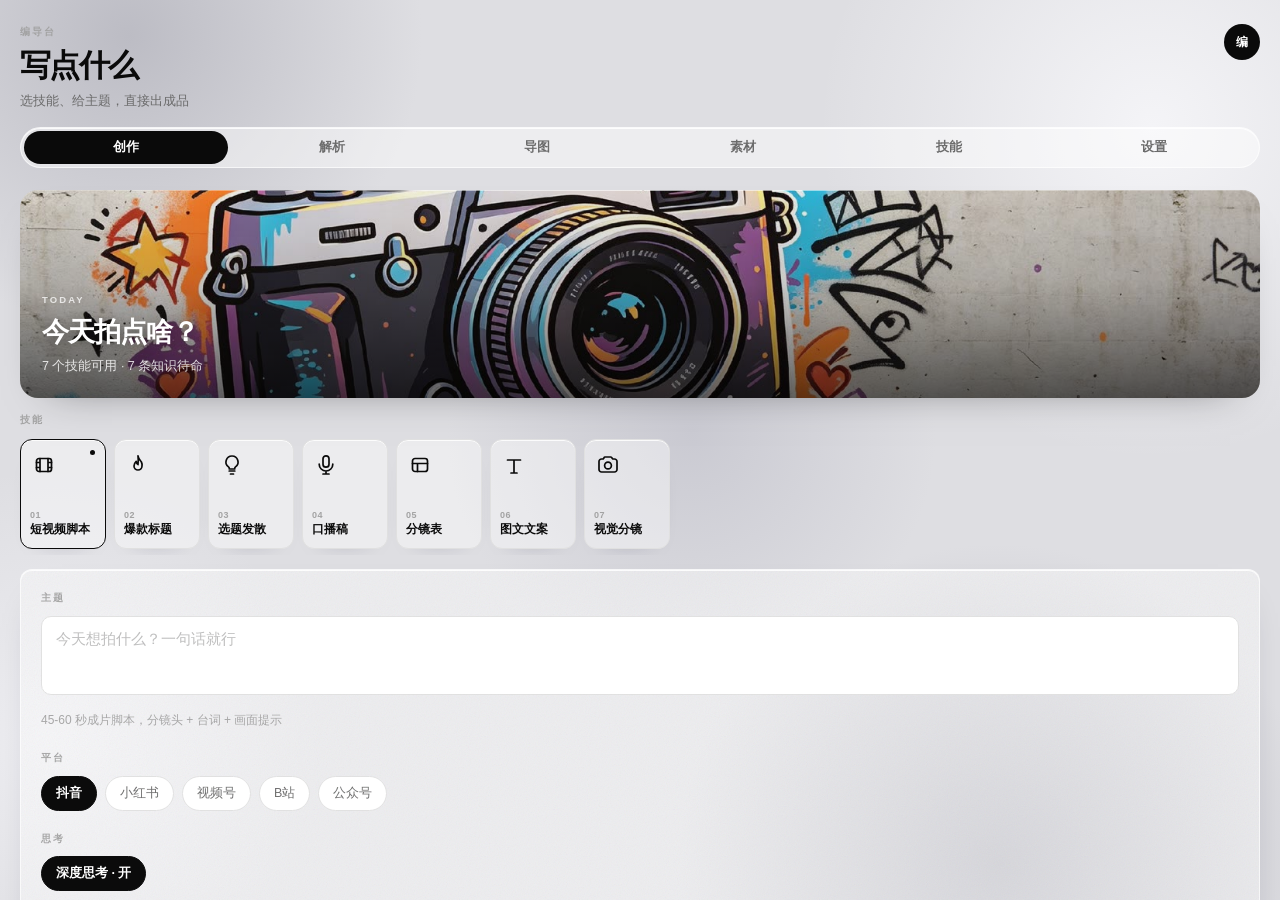
<file: index.html>
<!doctype html>
<html lang="zh-CN">
  <head>
    <meta charset="UTF-8" />
    <meta name="viewport" content="width=device-width, initial-scale=1.0, viewport-fit=cover, maximum-scale=1.0, user-scalable=no" />
    <meta name="theme-color" content="#ffffff" />
    <meta name="apple-mobile-web-app-capable" content="yes" />
    <meta name="apple-mobile-web-app-status-bar-style" content="default" />
    <meta name="apple-mobile-web-app-title" content="编导台" />
    <meta name="mobile-web-app-capable" content="yes" />
    <link rel="manifest" href="./manifest.webmanifest" />
    <link rel="apple-touch-icon" href="./apple-touch-icon.png" />
    <title>编导台 · 创作助手</title>
    <script type="module" crossorigin src="./assets/index-BAWv6V9y.js"></script>
    <link rel="stylesheet" crossorigin href="./assets/index-CsnsNQ47.css">
  </head>
  <body>
    <div id="root"></div>
  </body>
</html>
</file>
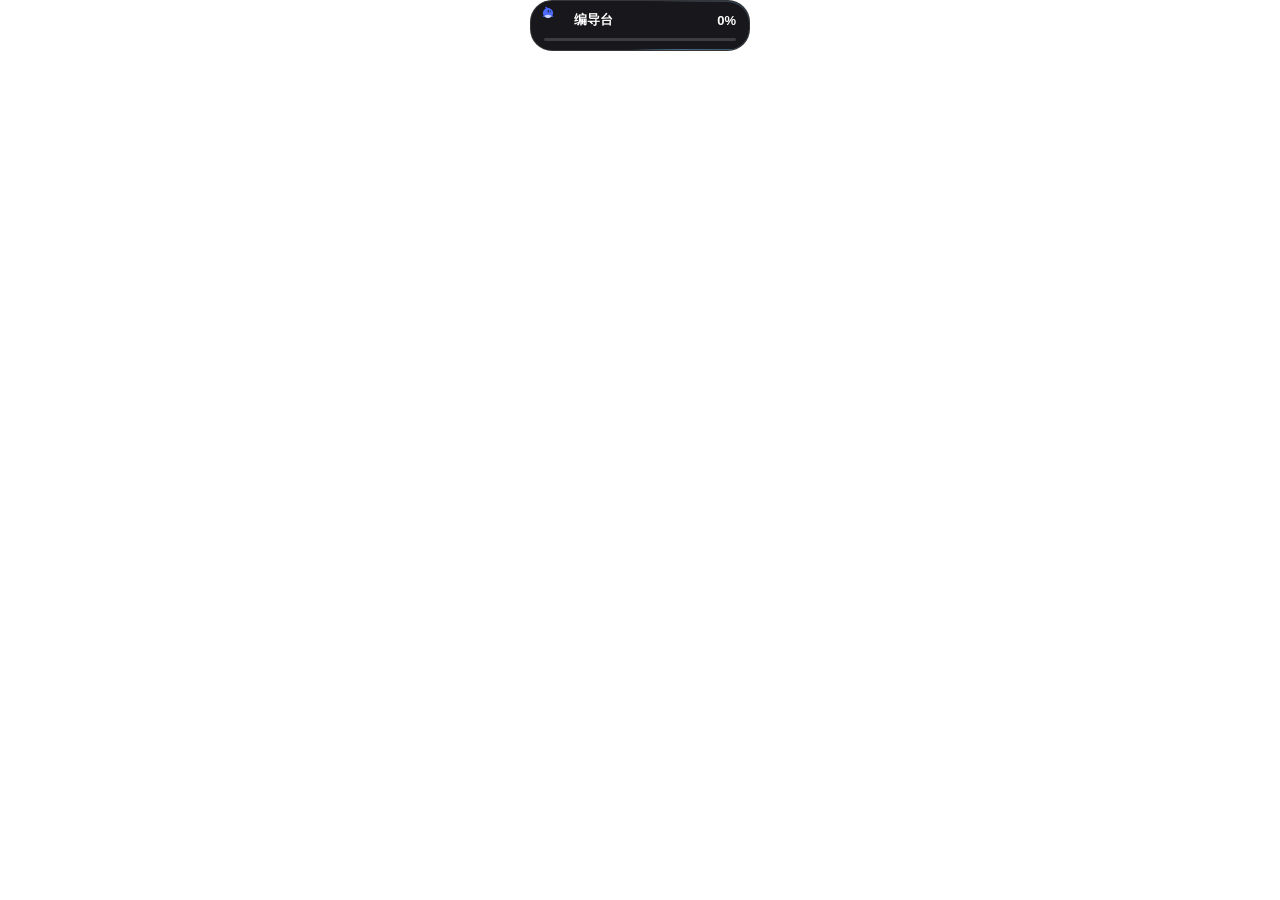
<file: island/index.html>
<!doctype html>
<html><head><meta charset="utf-8"/>
<meta name="viewport" content="width=device-width,initial-scale=1,maximum-scale=1,user-scalable=no"/>
<style>
  *{margin:0;padding:0;box-sizing:border-box;-webkit-tap-highlight-color:transparent;}
  html,body{background:transparent;overflow:hidden;}
  body{font-family:-apple-system,"PingFang SC","Noto Sans SC",sans-serif;display:flex;justify-content:center;}
  #pill{
    position:relative;width:100%;max-width:220px;border-radius:22px;
    background:rgba(10,10,14,.94);border:1px solid rgba(255,255,255,.13);
    color:#fff;padding:8px 13px 9px;overflow:hidden;
    animation:breathe 3.2s ease-in-out infinite alternate;
  }
  @keyframes breathe{from{opacity:1}to{opacity:.9}}
  @keyframes glowBreath{from{opacity:.4}to{opacity:1}}
  #glow{position:absolute;inset:-1px;border-radius:23px;pointer-events:none;opacity:.85;
    animation:glowBreath 3.2s ease-in-out infinite alternate, spin 6.5s linear infinite;
    background:conic-gradient(from 0deg,transparent 0deg,rgba(255,255,255,.02) 40deg,var(--rim,rgba(124,200,255,.55)) 120deg,rgba(255,255,255,.02) 200deg,transparent 360deg);
    -webkit-mask:linear-gradient(#000 0 0) content-box,linear-gradient(#000 0 0);
    -webkit-mask-composite:xor;mask-composite:exclude;padding:1.5px;
  }
  @keyframes spin{to{transform:rotate(360deg)}}
  .row{display:flex;align-items:center;gap:8px;position:relative;z-index:2}
  .title{font-size:13px;font-weight:600;white-space:nowrap;overflow:hidden;text-overflow:ellipsis;flex:1;letter-spacing:-.01em}
  .pct{font-size:13px;font-weight:600;font-variant-numeric:tabular-nums;flex:0 0 auto}
  .bar{height:2.5px;border-radius:2px;background:rgba(255,255,255,.16);margin-top:7px;overflow:hidden;position:relative;z-index:2}
  .bar>i{display:block;height:100%;width:0;border-radius:2px;background:#fff;transition:width .42s cubic-bezier(.2,.7,.3,1)}
  .detail{display:none;margin-top:8px;position:relative;z-index:2}
  .detail.on{display:block;animation:fade .26s ease}
  @keyframes fade{from{opacity:0;transform:translateY(-3px)}to{opacity:1;transform:none}}
  .status{font-size:11px;color:rgba(255,255,255,.78)}
  .stats{font-size:11px;color:rgba(255,255,255,.5);margin-top:4px;font-variant-numeric:tabular-nums}
  .thought{font-size:11px;color:rgba(255,255,255,.62);margin-top:5px;display:-webkit-box;-webkit-line-clamp:2;-webkit-box-orient:vertical;overflow:hidden}
  /* 参考项目的 BotMark（canvas 逐帧画的机器人）就挂在这里 */
  .avatar{width:22px;height:22px;flex:0 0 auto;display:block;position:relative;z-index:2}
  .avatar canvas{display:block;width:22px !important;height:22px !important}
</style></head>
<body>
<div id="pill">
  <div id="glow"></div>
  <div class="row">
    <div class="avatar" id="bot"></div>
    <div class="title" id="title">编导台</div>
    <div class="pct" id="pct">0%</div>
  </div>
  <div class="bar"><i id="barfill"></i></div>
  <div class="detail" id="detail">
    <div class="status" id="status">待命中</div>
    <div class="stats" id="stats">用时 0s · 字数 0 · 额度 ≈0</div>
    <div class="thought" id="thought">正在整理思路…</div>
  </div>
</div>
<script>window.__ISLAND_ASSET_BASE__ = '.';</script>
<script src="bot.js"></script>
<script>
(function(){
  var el = {
    pill: document.getElementById('pill'),
    glow: document.getElementById('glow'),
    bot: document.getElementById('bot'),
    title: document.getElementById('title'),
    pct: document.getElementById('pct'),
    bar: document.getElementById('barfill'),
    detail: document.getElementById('detail'),
    status: document.getElementById('status'),
    stats: document.getElementById('stats'),
    thought: document.getElementById('thought')
  };

  // 外圈光边配色（机器人本体配色由 BotMark 自己按 source 的 logo 决定）
  var RIM = {
    deepseek: 'rgba(124,200,255,.55)',
    openai:   'rgba(80,220,170,.5)',
    claude:   'rgba(240,150,110,.5)',
    glm:      'rgba(150,130,255,.5)',
    kimi:     'rgba(90,180,255,.5)',
    qwen:     'rgba(160,120,255,.5)',
    ark:      'rgba(90,150,255,.5)',
    grok:     'rgba(200,200,200,.4)',
    copilot:  'rgba(90,200,255,.5)',
    cursor:   'rgba(220,220,220,.4)'
  };

  // 编导台的模型名 -> 参考项目的 agent key
  function brandKey(m){
    m = (m||'').toLowerCase();
    if(!m || m.indexOf('deepseek')>=0) return 'deepseek';
    if(m.indexOf('gpt')>=0||m.indexOf('openai')>=0||/^o[13]/.test(m)||m.indexOf('chatgpt')>=0) return 'openai';
    if(m.indexOf('claude')>=0||m.indexOf('anthropic')>=0) return 'claude';
    if(m.indexOf('glm')>=0||m.indexOf('智谱')>=0) return 'glm';
    if(m.indexOf('kimi')>=0||m.indexOf('moonshot')>=0) return 'kimi';
    if(m.indexOf('qwen')>=0||m.indexOf('通义')>=0) return 'qwen';
    if(m.indexOf('ep-')>=0||m.indexOf('doubao')>=0||m.indexOf('豆包')>=0) return 'ark';
    if(m.indexOf('grok')>=0) return 'grok';
    if(m.indexOf('copilot')>=0) return 'copilot';
    if(m.indexOf('cursor')>=0) return 'cursor';
    return 'deepseek';
  }
  function mmss(s){ return s<60 ? s+'s' : Math.floor(s/60)+'m'+(s%60)+'s'; }

  var lastSource = '', lastPhase = '';
  function paintBot(source, working){
    var phase = working ? 'working' : 'idle';
    if (source === lastSource && phase === lastPhase) return;
    lastSource = source; lastPhase = phase;
    el.pill.style.setProperty('--rim', RIM[source] || RIM.deepseek);
    if (window.__islandBot) window.__islandBot.set({ source: source, phase: phase });
  }
  paintBot('deepseek', false);

  window.island = {
    update: function(st){
      st = st || {};
      el.title.textContent = st.title || '编导台';
      var pct = Math.max(0, Math.min(100, Math.round(st.percent||0)));
      el.pct.textContent = pct + '%';
      el.bar.style.width = pct + '%';
      el.status.textContent = st.status || '待命中';
      el.stats.textContent = '用时 ' + mmss(st.elapsed||0) + ' · 字数 ' + (st.words||0) + ' · 额度 ≈' + Math.round((st.words||0)*1.6);
      el.thought.textContent = st.thought || '正在整理思路…';
      var working = st.working === true;
      paintBot(brandKey(st.model), working);
      el.pill.style.animationDuration = working ? '1.8s' : '3.2s';
    },
    setExpanded: function(on){
      el.detail.classList.toggle('on', !!on);
    },
    tap: function(){
      if (window.AndroidBridge && window.AndroidBridge.tap) window.AndroidBridge.tap();
    }
  };
  document.getElementById('pill').addEventListener('click', function(){ window.island.tap(); });

  // 兜底：BotMark 万一没挂上（脚本报错/资源缺失），退回静态 logo，别留个空位
  setTimeout(function(){
    try {
      if (!el.bot.querySelector('canvas')) {
        el.bot.innerHTML = '<img src="assets/deepseek.png" style="width:22px;height:22px;border-radius:50%;display:block">';
      }
    } catch (e) {}
  }, 1500);
})();
</script>
</body></html>
</file>
<file: assets/index-CsnsNQ47.css>
:root{--bg:#efeff1;--card:#fff;--glass:#ffffff94;--glass-border:#ffffffe0;--ink:#0a0a0a;--ink-2:#6b6b6b;--ink-3:#a3a3a3;--line:#ededed;--line-2:#e0e0e0;--accent:#111;--danger:#e5484d;--ok:#12a150;--r:12px;--r-sm:10px;--pill:999px;--ease:cubic-bezier(.2, .7, .3, 1);--safe-b:env(safe-area-inset-bottom,0px);--safe-t:env(safe-area-inset-top,0px)}*{box-sizing:border-box;-webkit-tap-highlight-color:transparent}html,body,#root{height:100%}body{color:var(--ink);overscroll-behavior:none;background-color:#dedee2;background-image:radial-gradient(460px at 10% 4%,#bcbcc4,#0000 64%),radial-gradient(520px at 90% 14%,#f4f4f7,#0000 64%),radial-gradient(500px at 78% 96%,#b4b4bd,#0000 64%),radial-gradient(420px at 4% 82%,#eeeef2,#0000 64%),radial-gradient(360px at 54% 48%,#cacad2,#0000 68%);background-attachment:fixed;margin:0;font-family:-apple-system,BlinkMacSystemFont,PingFang SC,Noto Sans SC,Microsoft YaHei,sans-serif;font-size:15px;line-height:1.55}.app{flex-direction:column;height:100%;display:flex}.topbar{padding:calc(var(--safe-t) + 24px) 20px 16px;justify-content:space-between;align-items:flex-start;gap:12px;display:flex}.kicker{letter-spacing:.2em;text-transform:uppercase;color:var(--ink-3);margin-bottom:10px;font-size:10px;font-weight:700}.topbar h1{letter-spacing:-.05em;color:var(--ink);margin:0;font-size:31px;font-weight:800;line-height:1.04}.topbar .sub{color:var(--ink-2);margin-top:9px;font-size:13px}.avatar{background:var(--ink);color:#fff;width:36px;height:36px;transition:transform .16s var(--ease);border:0;border-radius:50%;flex:none;justify-content:center;align-items:center;font-family:inherit;font-size:12px;font-weight:700;display:flex}.avatar:active{transform:scale(.92)}.segmented{scrollbar-width:none;-webkit-backdrop-filter:blur(30px)saturate(1.9);border-radius:var(--pill);background:#ffffff73;border:1px solid #ffffffa6;gap:2px;margin:0 20px 18px;padding:3px;display:flex;overflow-x:auto;box-shadow:inset 0 1px #ffffffd9}.segmented::-webkit-scrollbar{display:none}.seg{border-radius:var(--pill);color:var(--ink-2);cursor:pointer;white-space:nowrap;transition:all .18s var(--ease);background:0 0;border:0;flex:1;padding:8px 0;font-family:inherit;font-size:12.5px;font-weight:600}.seg.on{background:var(--ink);color:#fff}.screen{padding:4px 20px calc(var(--safe-b) + 40px);-webkit-overflow-scrolling:touch;flex:1;overflow-y:auto}.screen>*{animation:rise .3s var(--ease) both}.screen>:first-child{animation-delay:6ms}.screen>:nth-child(2){animation-delay:36ms}.screen>:nth-child(3){animation-delay:66ms}.screen>:nth-child(4){animation-delay:96ms}.screen>:nth-child(5){animation-delay:.126s}.screen>:nth-child(n+6){animation-delay:.15s}@keyframes rise{0%{opacity:0;transform:translateY(8px)}to{opacity:1;transform:none}}.card{border-radius:var(--r);-webkit-backdrop-filter:blur(42px)saturate(1.9);background:#ffffff70;border:1px solid #ffffff9e;margin-bottom:12px;padding:20px;position:relative;box-shadow:inset 0 1px #ffffffd9,inset 0 -1px #ffffff59,0 16px 40px -28px #14143273}.card:after{content:"";border-radius:inherit;pointer-events:none;opacity:.16;mix-blend-mode:overlay;background-image:url("data:image/svg+xml,%3Csvg xmlns='http://www.w3.org/2000/svg' width='120' height='120'%3E%3Cfilter id='n'%3E%3CfeTurbulence type='fractalNoise' baseFrequency='.9' numOctaves='2' stitchTiles='stitch'/%3E%3C/filter%3E%3Crect width='100%25' height='100%25' filter='url(%23n)'/%3E%3C/svg%3E");position:absolute;inset:0}.card.tight{padding:16px 18px}.label{letter-spacing:.16em;text-transform:uppercase;color:var(--ink-3);margin:20px 0 10px;font-size:10px;font-weight:700}.label:first-child{margin-top:0}.chips{flex-wrap:wrap;gap:8px;display:flex}.chips.grid{grid-template-columns:repeat(3,1fr);gap:8px;display:grid}.chips.grid .chip{text-align:center;width:100%;padding:10px 8px}.chips.scroll{scrollbar-width:none;flex-wrap:nowrap;padding-bottom:3px;overflow-x:auto}.chips.scroll::-webkit-scrollbar{display:none}.chip{border:1px solid var(--line-2);color:var(--ink-2);border-radius:var(--pill);cursor:pointer;transition:all .14s var(--ease);white-space:nowrap;background:#fff;flex:none;padding:8px 14px;font-family:inherit;font-size:12.5px;font-weight:500}.chip:active{transform:scale(.97)}.chip.on{background:var(--ink);border-color:var(--ink);color:#fff;font-weight:600}.field{border:1px solid var(--line-2);border-radius:var(--r-sm);width:100%;color:var(--ink);resize:none;transition:border-color .14s var(--ease);background:#fff;outline:none;padding:13px 14px;font-family:inherit;font-size:15px}.field:focus{border-color:var(--ink)}.field::placeholder{color:#bdbdbd}select.field{appearance:none;background-image:url("data:image/svg+xml;utf8,<svg xmlns='http://www.w3.org/2000/svg' width='11' height='7'><path d='M1 1l4.5 4.5L10 1' stroke='%236b6b6b' stroke-width='1.6' fill='none' stroke-linecap='round'/></svg>");background-position:right 14px center;background-repeat:no-repeat;padding-right:34px}.btn{border-radius:var(--r-sm);background:var(--ink);color:#fff;cursor:pointer;width:100%;transition:transform .14s var(--ease), opacity .14s;letter-spacing:-.01em;border:0;padding:15px;font-family:inherit;font-size:14.5px;font-weight:600}.btn:active{opacity:.85;transform:scale(.98)}.btn:disabled{color:#a3a3a3;background:#e8e8e8}.btn.ghost{color:var(--ink);border:1px solid var(--line-2);background:#fff}.btn.neon{background:var(--ink);color:#fff}.btn.small{border-radius:8px;width:auto;padding:8px 14px;font-size:12.5px}.result{white-space:pre-wrap;color:#333;font-size:14.5px;line-height:1.85}.result strong{color:#000;font-weight:700}.result h3{color:var(--ink);letter-spacing:.08em;text-transform:uppercase;align-items:center;gap:8px;margin:20px 0 8px;font-size:12px;font-weight:700;display:flex}.result h3:before{content:"";background:var(--ink);width:4px;height:4px}.result .cursor{background:var(--ink);vertical-align:-2px;width:6px;height:15px;margin-left:2px;animation:1s steps(2,end) infinite blink;display:inline-block}@keyframes blink{50%{opacity:0}}.row{align-items:center;gap:8px;display:flex}.spread{justify-content:space-between;align-items:center;gap:8px;display:flex}.muted{color:var(--ink-3);font-size:12px}.sep{background:var(--line);height:1px;margin:16px 0}.hint{color:var(--ink-3);margin-top:10px;font-size:12px;line-height:1.6}.err{color:var(--danger);margin-top:12px;font-size:13px}.item{border-radius:var(--r);-webkit-backdrop-filter:blur(36px)saturate(1.9);transition:border-color .14s var(--ease);background:#ffffff70;border:1px solid #ffffff9e;margin-bottom:10px;padding:16px 18px;box-shadow:inset 0 1px #ffffffd9,0 10px 28px -24px #14143266}.item:active{border-color:var(--line-2)}.item .head{justify-content:space-between;align-items:flex-start;gap:12px;display:flex}.item .title{color:var(--ink);-webkit-line-clamp:2;letter-spacing:-.015em;-webkit-box-orient:vertical;flex:1;font-size:15px;font-weight:700;line-height:1.45;display:-webkit-box;overflow:hidden}.item .body{color:var(--ink-2);-webkit-line-clamp:3;white-space:pre-wrap;-webkit-box-orient:vertical;margin-top:8px;font-size:13px;line-height:1.65;display:-webkit-box;overflow:hidden}.item.open .body{-webkit-line-clamp:unset}.item .tag{color:var(--ink-3);white-space:nowrap;letter-spacing:.03em;background:#f5f5f5;border-radius:5px;flex:none;padding:3px 9px;font-size:10px;font-weight:600}.hero{background-color:#14161a;background-image:url(../hero.jpg);background-position:50%;background-size:cover;border-radius:18px;flex-direction:column;justify-content:flex-end;height:208px;margin-bottom:14px;padding:22px;display:flex;position:relative;overflow:hidden;box-shadow:inset 0 1px #ffffff40,0 18px 40px -30px #00000080}.hero:before{content:"";-webkit-backdrop-filter:blur(3px)saturate(1.2);background:linear-gradient(#0000000f 0%,#0003 45%,#0000009e 100%);position:absolute;inset:0}.hero:after{content:"";pointer-events:none;background:linear-gradient(90deg,#0000,#ffffff8c,#0000);height:1px;position:absolute;inset:0 0 auto}.hero-orb,.hero-orb2{display:none}.hero-kicker{z-index:2;letter-spacing:.22em;color:#ffffffbf;margin-bottom:10px;font-size:9.5px;font-weight:700;position:relative}.hero-title{z-index:2;letter-spacing:-.04em;color:#fff;text-shadow:0 2px 12px #00000059;font-size:27px;font-weight:800;line-height:1.12;position:relative}.hero-sub{z-index:2;color:#ffffffd1;margin-top:9px;font-size:12.5px;position:relative}.type-rail{scrollbar-width:none;gap:8px;margin:0 -20px;padding:2px 20px 6px;display:flex;overflow-x:auto}.type-rail::-webkit-scrollbar{display:none}.type-card{border:1px solid var(--line-2);border-radius:var(--r);cursor:pointer;text-align:left;width:86px;height:110px;color:var(--ink);-webkit-backdrop-filter:blur(32px)saturate(1.9);transition:transform .14s var(--ease), border-color .14s var(--ease);background:#fff6;flex-direction:column;flex:none;justify-content:space-between;align-items:flex-start;padding:11px 9px;font-family:inherit;display:flex;position:relative;box-shadow:inset 0 1px #ffffffd9,0 10px 26px -22px #14143266}.type-card:active{transform:scale(.97)}.type-cover{justify-content:flex-start;align-items:center;width:100%;display:flex}.type-photo,.type-cover-mask,.type-emoji,.type-icon3d{display:none}.type-ico{width:28px;height:28px;color:var(--ink);background:0 0;border:0;justify-content:center;align-items:center;display:flex}.type-meta{flex-direction:column;gap:2px;width:100%;display:flex}.type-num{color:var(--ink-3);letter-spacing:.06em;font-size:9px;font-weight:700}.type-label{letter-spacing:-.01em;white-space:nowrap;text-overflow:ellipsis;max-width:100%;color:var(--ink);font-size:11.5px;font-weight:600;overflow:hidden}.type-card.on{border-color:var(--ink);border-width:1.5px}.type-card.on:after{content:"";background:var(--ink);border-radius:50%;width:5px;height:5px;position:absolute;top:10px;right:10px}.switch{border-radius:var(--pill);border:1px solid var(--line-2);cursor:pointer;width:44px;height:26px;transition:background .18s var(--ease);background:#f2f2f2;flex:none;padding:0;position:relative}.switch span{width:18px;height:18px;transition:transform .18s var(--ease);background:#fff;border-radius:50%;position:absolute;top:3px;left:3px;box-shadow:0 1px 2px #00000029}.switch.on{background:var(--ink);border-color:var(--ink)}.switch.on span{transform:translate(18px)}.skill-ico{border:1px solid var(--line);width:42px;height:42px;color:var(--ink);background:#f6f6f6;border-radius:10px;flex:none;justify-content:center;align-items:center;display:flex}.skill-icon3d{display:none}.badge{color:var(--ink-3);vertical-align:middle;letter-spacing:.04em;white-space:nowrap;background:#f5f5f5;border-radius:5px;margin-left:7px;padding:2px 7px;font-size:9px;font-weight:700}.subbar{flex:none;gap:8px;padding:0 20px 14px;display:flex}.ref-bar{border:1px solid var(--line-2);border-left:2px solid var(--ink);border-radius:var(--r-sm);background:#fff;align-items:center;gap:10px;margin-top:12px;padding:12px 14px;display:flex}.ref-label{letter-spacing:.14em;color:var(--ink);text-transform:uppercase;margin-bottom:4px;font-size:9px;font-weight:700}.ref-title{color:var(--ink);white-space:nowrap;text-overflow:ellipsis;font-size:13px;font-weight:600;overflow:hidden}.ref-x{border:1px solid var(--line-2);width:26px;height:26px;color:var(--ink-2);cursor:pointer;background:#fff;border-radius:50%;flex:none;justify-content:center;align-items:center;font-size:15px;line-height:1;display:flex}.loading-bar{background:var(--line);height:2px;position:relative;overflow:hidden}.loading-bar span{background:var(--ink);width:40%;height:100%;animation:1.2s ease-in-out infinite slide;position:absolute;left:-40%}@keyframes slide{0%{left:-40%}to{left:100%}}.loading-text{color:var(--ink-2);margin-top:11px;font-size:12.5px}.sec-title{letter-spacing:.14em;text-transform:uppercase;color:var(--ink);align-items:center;gap:9px;margin-bottom:13px;font-size:11px;font-weight:700;display:flex}.sec-dot{background:var(--ink);flex:none;width:4px;height:4px}.md-h{color:var(--ink);letter-spacing:-.01em;margin:15px 0 7px;font-size:13px;font-weight:700}.md-li{padding-left:15px;position:relative}.md-li:before{content:"";background:var(--ink-3);width:3px;height:3px;position:absolute;top:10px;left:3px}.tree-scroll{-webkit-overflow-scrolling:touch;max-height:62vh;padding:16px 14px;overflow:auto}.tree-scroll::-webkit-scrollbar{width:0;height:0}.tn-node{padding:4px 0;position:relative}.tn-card{border:1px solid var(--line-2);color:var(--ink);cursor:pointer;text-align:left;background:#fff;border-radius:8px;align-items:center;gap:9px;max-width:100%;padding:8px 12px;font-family:inherit;font-size:13.5px;font-weight:500;display:inline-flex}.tn-card.root{background:var(--ink);border-color:var(--ink);color:#fff;font-weight:700}.tn-text{word-break:break-word;line-height:1.45}.tn-toggle{width:18px;height:18px;color:var(--ink);background:#f0f0f0;border-radius:50%;flex:none;justify-content:center;align-items:center;font-size:11px;font-weight:700;display:flex}.tn-card.root .tn-toggle{color:#fff;background:#333}.tn-children{margin-left:8px;padding-left:18px;position:relative}.tn-children:before{content:"";background:var(--line-2);width:1px;position:absolute;top:-4px;bottom:14px;left:0}.tn-children>.tn>.tn-node:before{content:"";background:var(--line-2);width:16px;height:1px;position:absolute;top:22px;left:-18px}.ol-children{padding-left:15px;position:relative}.ol-children:before{content:"";background:var(--line);width:1px;position:absolute;top:2px;bottom:10px;left:5px}.ol-row{align-items:flex-start;gap:8px;padding:4px 0;display:flex}.ol-dot{background:var(--ink-3);flex:none;width:4px;height:4px;margin-top:8px}.ol-text{color:var(--ink);font-size:13.5px;line-height:1.55}.ol-root>.ol-row .ol-text{letter-spacing:-.02em;font-size:15px;font-weight:700}.empty{text-align:center;color:var(--ink-3);padding:44px 20px 28px;font-size:13px}.empty .big{opacity:.3;margin-bottom:10px;font-size:26px}.toast{left:50%;bottom:calc(var(--safe-b) + 30px);background:var(--ink);color:#fff;border-radius:var(--pill);z-index:50;pointer-events:none;animation:fade .18s var(--ease);text-align:center;max-width:82vw;padding:11px 20px;font-size:12.5px;position:fixed;transform:translate(-50%)}@keyframes fade{0%{opacity:0;transform:translate(-50%,10px)}}.think{color:var(--ink-2);white-space:pre-wrap;letter-spacing:.01em;max-height:220px;font-size:12.5px;line-height:1.7;overflow-y:auto}
</file>
